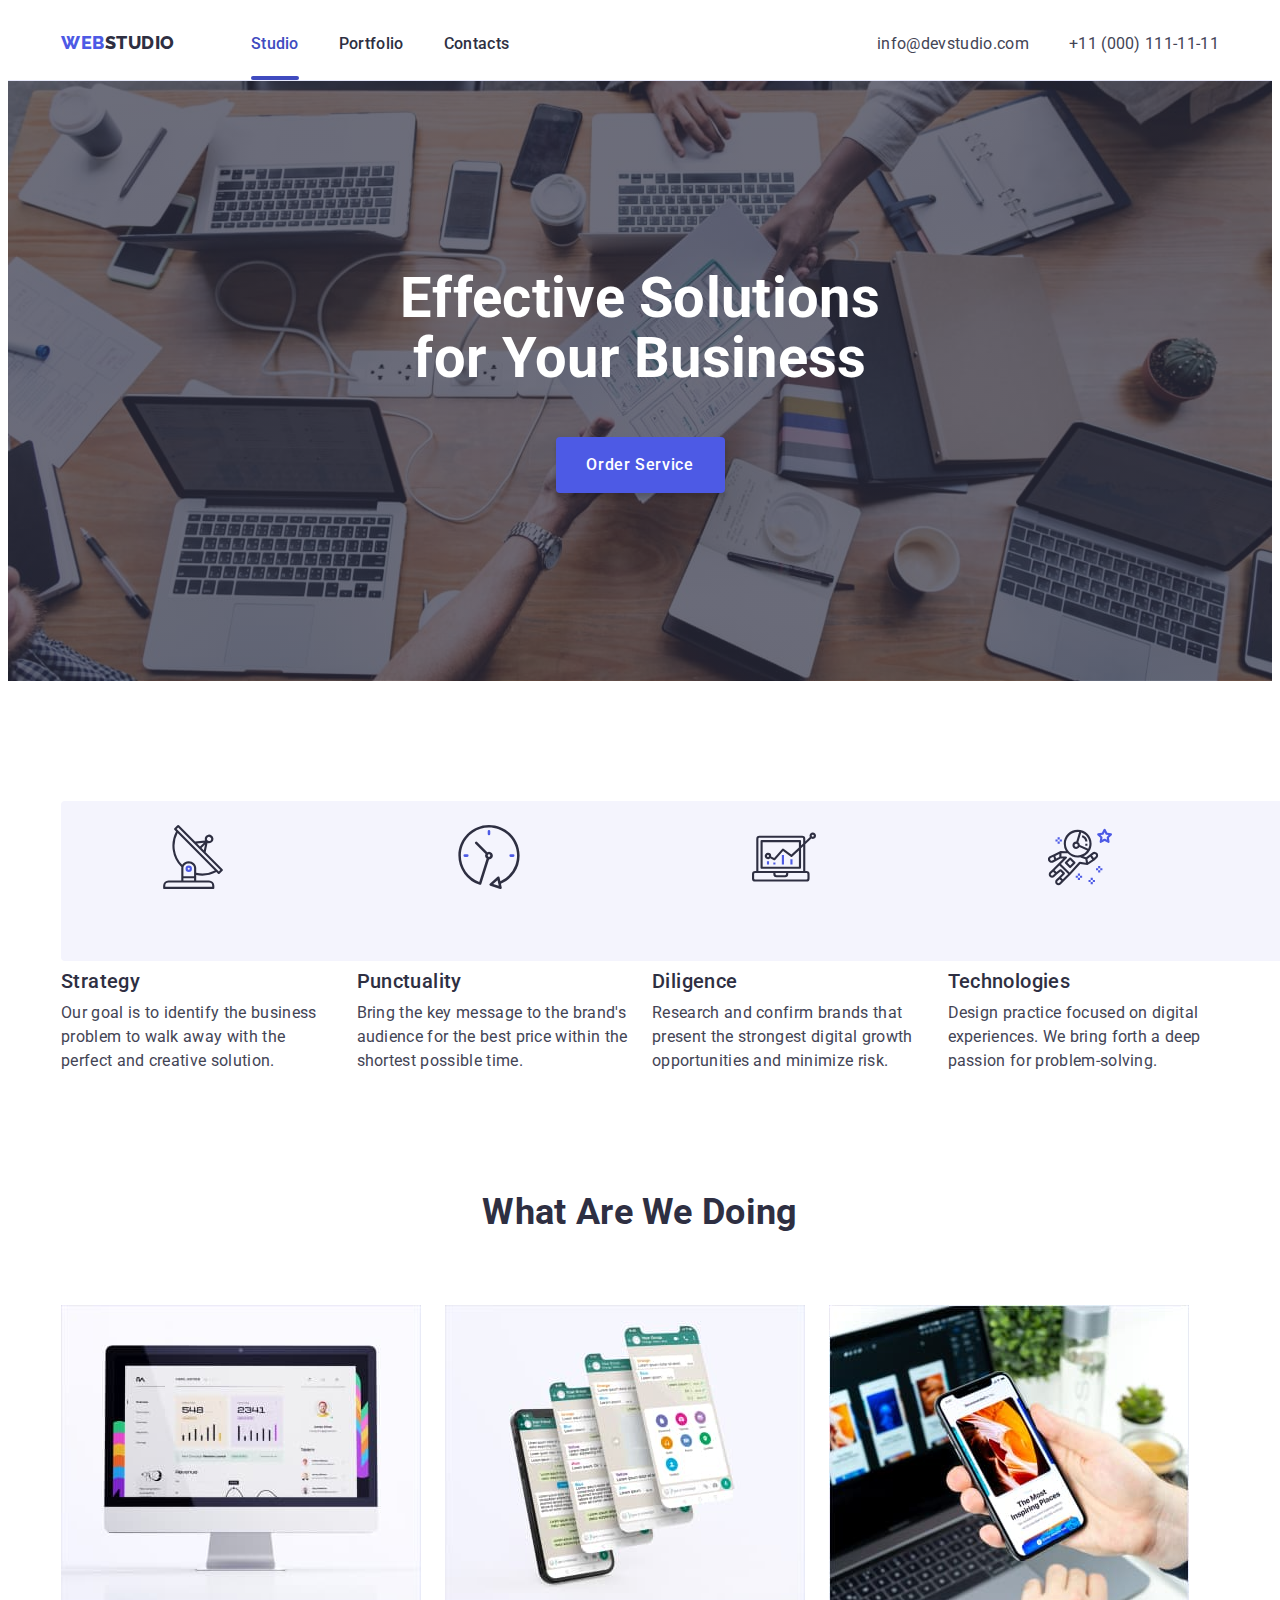
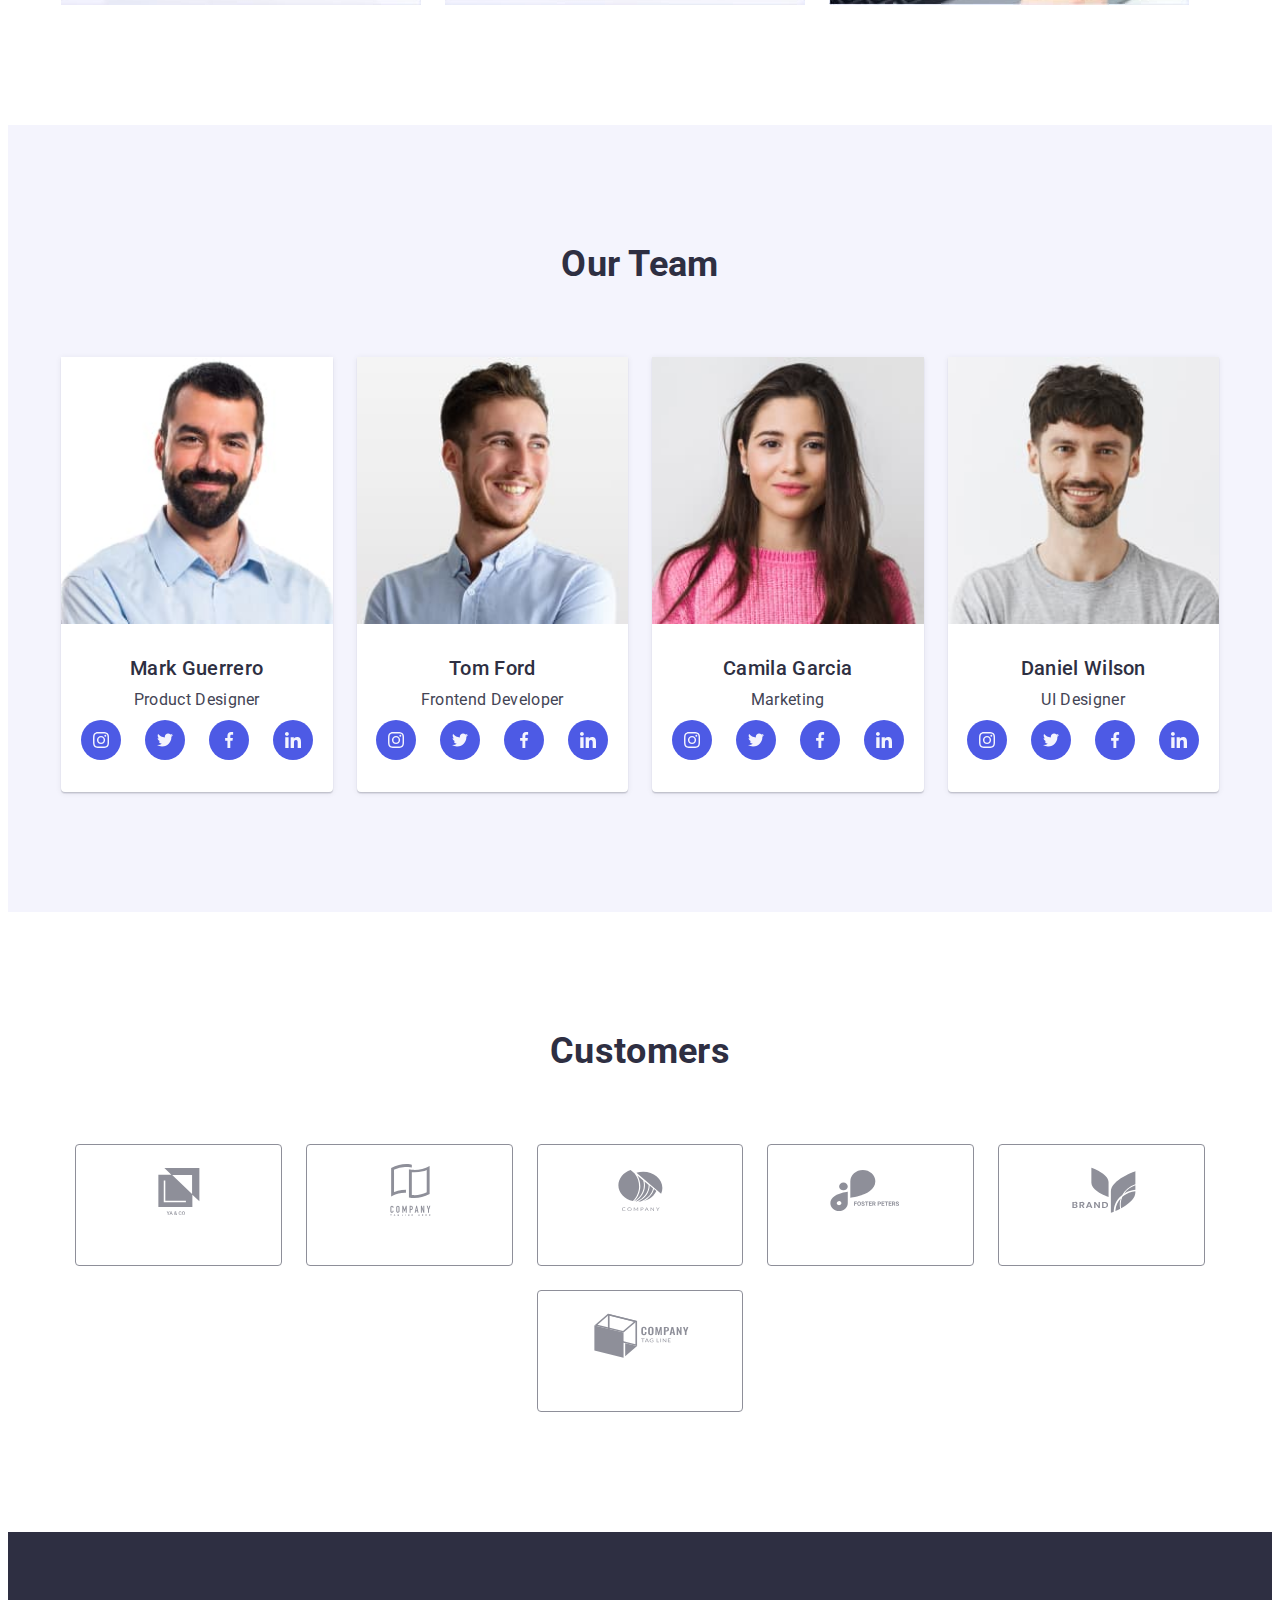
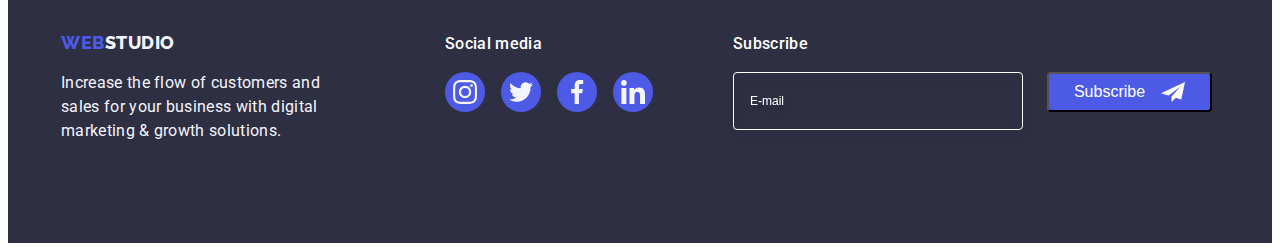
<file: index.html>
<!DOCTYPE html>
<html lang="en">
<head>
    <meta charset="UTF-8">
    <meta http-equiv="X-UA-Compatible" content="IE=edge">
    <meta name="viewport" content="width=device-width, initial-scale=1.0">
    <title>Web Studio</title>
    <link rel="preconnect" href="https://fonts.googleapis.com">
    <link rel="preconnect" href="https://fonts.gstatic.com" crossorigin>
    <link href="https://fonts.googleapis.com/css2?family=Montserrat:wght@500;700&family=Raleway:wght@700&family=Roboto:wght@400;500;700&display=swap" rel="stylesheet">
    <link href="https://fonts.googleapis.com/css2?family=Montserrat:wght@500;700&family=Raleway:wght@800&display=swap" rel="stylesheet">
    <link rel="stylesheet" href="https://cdnjs.cloudflare.com/ajax/libs/modern-normalize/1.1.0/modern-normalize.min.css" integrity="sha512-wpPYUAdjBVSE4KJnH1VR1HeZfpl1ub8YT/NKx4PuQ5NmX2tKuGu6U/JRp5y+Y8XG2tV+wKQpNHVUX03MfMFn9Q==" crossorigin="anonymous" referrerpolicy="no-referrer" />
    <link rel="stylesheet" href="./css/styles.css">
    <link rel="stylesheet" href="./css/media.css">
</head>
<body>
    <header class="page-header properties">
        <div class="container">
            <nav class="header-nav">
                <a href="./index.html" class="link logo">Web<span class="logo-span">Studio</span></a>
                <ul class="site-nav list">
                    <li><a href="./index.html" class="link current">Studio</a></li>
                    <li><a href="./portfolio.html" class="link">Portfolio</a></li>
                    <li><a href="" class="link">Contacts</a></li>
                </ul>
            </nav>
            <address class="header-address">
                <ul class="auht-nav list">
                    <li><a href="mailto:info@devstudio.com" class="link">info@devstudio.com</a></li>
                    <li><a href="tel:+110001111111" class="link">+11 (000) 111-11-11</a></li>
                </ul>
            </address>
            <button type="button" class="vector-btn" data-menu-open>
                <svg class="vector-icon" width="32" height="22">
                    <use href="./images/icons.svg#icon-burger"></use>
                </svg>
            </button>
        </div>
        <div class="mob-menu is-hidden" data-menu>
            <div>
                <button type="button" class="modal-close-btn" data-menu-close>
                    <svg class="modal-soc-icon" width="8" height="8">
                        <use href="./images/icons.svg#icon-close"></use>
                    </svg>
                </button>
                <nav class="mob-menu-nav">
                    <ul class="mob-menu-site list">
                        <li class="mob-menu-item"><a href="./index.html" class="mob-menu-site-link link current">Studio</a></li>
                        <li class="mob-menu-item"><a href="./portfolio.html" class="mob-menu-site-link link">Portfolio</a></li>
                        <li class="mob-menu-item"><a href="" class="mob-menu-site-link link">Contacts</a></li>
                    </ul>
                </nav>
            </div>
            <div>
                <address class="mob-menu-address">
                    <ul class="mob-menu-auht list">
                        <li class="mob-menu-item"><a href="tel:+110001111111" class="mob-menu-tel link">+11 (000) 111-11-11</a></li>
                        <li class="mob-menu-item"><a href="mailto:info@devstudio.com" class="mob-menu-mail link">info@devstudio.com</a></li>
                    </ul>
                </address>
                <ul class="specialist-soc-list-menu list">
                    <li class="stecialist-soc-item">
                        <a href="" class="specialast-soc-link link">
                            <svg class="stecialist-soc-icon" width="16" height="16">
                                <use href="./images/icons.svg#icon-instagram"></use>
                            </svg>
                        </a>
                    </li>
                    <li class="stecialist-soc-item">
                        <a href="" class="specialast-soc-link link">
                            <svg class="stecialist-soc-icon" width="16" height="16">
                                <use href="./images/icons.svg#icon-twitter"></use>
                            </svg>
                        </a>
                    </li>
                    <li class="stecialist-soc-item">
                        <a href="" class="specialast-soc-link link">
                            <svg class="stecialist-soc-icon" width="16" height="16">
                                <use href="./images/icons.svg#icon-facebook"></use>
                            </svg>
                        </a>
                    </li>
                    <li class="stecialist-soc-item">
                        <a href="" class="specialast-soc-link link">
                            <svg class="stecialist-soc-icon" width="16" height="16">
                                <use href="./images/icons.svg#icon-linkedin"></use>
                            </svg>
                        </a>
                    </li>
                </ul>
            </div>
        </div>
    </header>
    <main class="properties">
        <section class="hero">
            <div class="container">
                <h1 class="hero-title">Effective Solutions for Your Business</h1>
                <button type="button" class="hero-btn" data-modal-open>Order Service</button>
            </div>    
        </section>
        <section class="section advantages">
            <div class="container">
                <h2 class="section-title hidden">Our advantages</h2>
                <ul class="feature list">
                    <li class="feature-list">
                        <div class="feature-wrap">
                            <a href="" class="feature-soc-link link">
                                <svg class="feature-soc-icon" width="64" height="64">
                                    <use href="./images/icons.svg#icon-antenna"></use>
                                </svg>
                            </a>
                        </div>
                        <h3 class="feature-title title">Strategy</h3>
                        <p class="feature-explanation text">Our goal is to identify the business problem to walk away with the perfect and creative solution. </p>
                    </li>
                    <li class="feature-list">  
                        <div class="feature-wrap">
                            <a href="" class="feature-soc-link link">
                                <svg class="feature-soc-icon" width="64" height="64">
                                    <use href="./images/icons.svg#icon-clock"></use>
                                </svg>
                            </a>
                        </div>  
                        <h3 class="feature-title title">Punctuality</h3>
                        <p class="feature-explanation text">Bring the key message to the brand's audience for the best price within the shortest possible time.</p>
                    </li>
                    <li class="feature-list"> 
                        <div class="feature-wrap">
                            <a href="" class="feature-soc-link link">
                                <svg class="feature-soc-icon" width="64" height="64">
                                    <use href="./images/icons.svg#icon-diagram"></use>
                                </svg>
                            </a>
                        </div>   
                        <h3 class="feature-title title">Diligence</h3>
                        <p class="feature-explanation text">Research and confirm brands that present the strongest digital growth opportunities and minimize risk.</p>
                    </li>
                    <li class="feature-list">  
                        <div class="feature-wrap">
                            <a href="" class="feature-soc-link link">
                                <svg class="feature-soc-icon" width="64" height="64">
                                    <use href="./images/icons.svg#icon-astronaut"></use>
                                </svg>
                            </a>
                        </div>  
                        <h3 class="feature-title title">Technologies</h3>
                        <p class="feature-explanation text">Design practice focused on digital experiences. We bring forth a deep passion for problem-solving.</p>
                    </li>
                </ul>
            </div>
        </section>
        <section class="section profile">
            <div class="container">
                <h2 class="section-title">What are we doing</h2>
                <ul class="profile-group list">
                    <li>
                        <img src="./images/img-1.jpg" srcset="./images/img-1-2x.jpg 2x" alt="writing programs" width="360" class="images">
                    </li>
                    <li>
                        <img src="./images/img-2.jpg" srcset="./images/img-2-2x.jpg 2x" alt="mobile applications" width="360" class="images">
                    </li>
                    <li>
                        <img src="./images/img-3.jpg" srcset="./images/img-3-2x.jpg 2x" alt="games" width="360" class="images">
                    </li>
                </ul>
            </div>
        </section>
        <section class="section specialist">
            <div class="container">
                <h2 class="section-title">Our Team</h2>
                <ul class="specialist-group list">
                    <li class="specialist-list">
                        <img src="./images/img-4.jpg" srcset="./images/img-4-2x.jpg 2x" alt="specialists Product" width="264" class="images">
                        <div class="specialist-wrap">
                            <h3 class="specialist-title title">Mark Guerrero</h3>
                            <p class="specialist-profession text">Product Designer</p>
                            <ul class="specialist-soc-list list">
                                <li class="stecialist-soc-item">
                                    <a href="" class="specialast-soc-link link">
                                        <svg class="stecialist-soc-icon" width="16" height="16">
                                            <use href="./images/icons.svg#icon-instagram"></use>
                                        </svg>
                                    </a>
                                </li>
                                <li class="stecialist-soc-item">
                                    <a href="" class="specialast-soc-link link">
                                        <svg class="stecialist-soc-icon" width="16" height="16">
                                            <use href="./images/icons.svg#icon-twitter"></use>
                                        </svg>
                                    </a>
                                </li>
                                <li class="stecialist-soc-item">
                                    <a href="" class="specialast-soc-link link">
                                        <svg class="stecialist-soc-icon" width="16" height="16">
                                            <use href="./images/icons.svg#icon-facebook"></use>
                                        </svg>
                                    </a>
                                </li>
                                <li class="stecialist-soc-item">
                                    <a href="" class="specialast-soc-link link">
                                        <svg class="stecialist-soc-icon" width="16" height="16">
                                            <use href="./images/icons.svg#icon-linkedin"></use>
                                        </svg>
                                    </a>
                                </li>
                            </ul>
                        </div>
                    </li>
                    <li class="specialist-list">
                        <img src="./images/img-5.jpg" srcset="./images/img-5-2x.jpg 2x" alt="specialists Frontend" width="264" class="images">
                        <div class="specialist-wrap">
                            <h3 class="specialist-title title">Tom Ford</h3>
                            <p class="specialist-profession text">Frontend Developer</p>
                            <ul class="specialist-soc-list list">
                                <li class="stecialist-soc-item">
                                    <a href="" class="specialast-soc-link link">
                                        <svg class="stecialist-soc-icon" width="16" height="16">
                                            <use href="./images/icons.svg#icon-instagram"></use>
                                        </svg>
                                    </a>
                                </li>
                                <li class="stecialist-soc-item">
                                    <a href="" class="specialast-soc-link link">
                                        <svg class="stecialist-soc-icon" width="16" height="16">
                                            <use href="./images/icons.svg#icon-twitter"></use>
                                        </svg>
                                    </a>
                                </li>
                                <li class="stecialist-soc-item">
                                    <a href="" class="specialast-soc-link link">
                                        <svg class="stecialist-soc-icon" width="16" height="16">
                                            <use href="./images/icons.svg#icon-facebook"></use>
                                        </svg>
                                    </a>
                                </li>
                                <li class="stecialist-soc-item">
                                    <a href="" class="specialast-soc-link link">
                                        <svg class="stecialist-soc-icon" width="16" height="16">
                                            <use href="./images/icons.svg#icon-linkedin"></use>
                                        </svg>
                                    </a>
                                </li>
                            </ul>
                        </div>
                    </li>
                    <li class="specialist-list">
                        <img src="./images/img-6.jpg" srcset="./images/img-6-2x.jpg 2x" alt="specialists Marketing" width="264" class="images">
                        <div class="specialist-wrap">
                            <h3 class="specialist-title title">Camila Garcia</h3>
                            <p class="specialist-profession text">Marketing</p>
                            <ul class="specialist-soc-list list">
                                <li class="stecialist-soc-item">
                                    <a href="" class="specialast-soc-link link">
                                        <svg class="stecialist-soc-icon" width="16" height="16">
                                            <use href="./images/icons.svg#icon-instagram"></use>
                                        </svg>
                                    </a>
                                </li>
                                <li class="stecialist-soc-item">
                                    <a href="" class="specialast-soc-link link">
                                        <svg class="stecialist-soc-icon" width="16" height="16">
                                            <use href="./images/icons.svg#icon-twitter"></use>
                                        </svg>
                                    </a>
                                </li>
                                <li class="stecialist-soc-item">
                                    <a href="" class="specialast-soc-link link">
                                        <svg class="stecialist-soc-icon" width="16" height="16">
                                            <use href="./images/icons.svg#icon-facebook"></use>
                                        </svg>
                                    </a>
                                </li>
                                <li class="stecialist-soc-item">
                                    <a href="" class="specialast-soc-link link">
                                        <svg class="stecialist-soc-icon" width="16" height="16">
                                            <use href="./images/icons.svg#icon-linkedin"></use>
                                        </svg>
                                    </a>
                                </li>
                            </ul>
                        </div>
                    </li>
                    <li class="specialist-list">
                        <img src="./images/img-7.jpg" srcset="./images/img-7-2x.jpg 2x" alt="specialists UI" width="264" class="images">
                        <div class="specialist-wrap">
                            <h3 class="specialist-title title">Daniel Wilson</h3>
                            <p class="specialist-profession text">UI Designer</p>
                            <ul class="specialist-soc-list list">
                                <li class="stecialist-soc-item">
                                    <a href="" class="specialast-soc-link link">
                                        <svg class="stecialist-soc-icon" width="16" height="16">
                                            <use href="./images/icons.svg#icon-instagram"></use>
                                        </svg>
                                    </a>
                                </li>
                                <li class="stecialist-soc-item">
                                    <a href="" class="specialast-soc-link link">
                                        <svg class="stecialist-soc-icon" width="16" height="16">
                                            <use href="./images/icons.svg#icon-twitter"></use>
                                        </svg>
                                    </a>
                                </li>
                                <li class="stecialist-soc-item">
                                    <a href="" class="specialast-soc-link link">
                                        <svg class="stecialist-soc-icon" width="16" height="16">
                                            <use href="./images/icons.svg#icon-facebook"></use>
                                        </svg>
                                    </a>
                                </li>
                                <li class="stecialist-soc-item">
                                    <a href="" class="specialast-soc-link link">
                                        <svg class="stecialist-soc-icon" width="16" height="16">
                                            <use href="./images/icons.svg#icon-linkedin"></use>
                                        </svg>
                                    </a>
                                </li>
                            </ul>
                        </div>
                    </li>
                </ul>
            </div>
        </section>
        <section class="section customers">
            <div class="container">
                <h2 class="section-title">Customers</h2>
                <ul class="customers-wrap list">
                    <li class="customers-list">
                        <a href="" class="customers-link link">
                            <svg class="customers-icon" width="104" height="56">
                                <use href="./images/icons.svg#icon-Logo-1"></use>
                            </svg>
                        </a>    
                    </li>
                    <li class="customers-list">
                        <a href="" class="customers-link link">
                            <svg class="customers-icon" width="104" height="56">
                                <use href="./images/icons.svg#icon-Logo-2"></use>
                            </svg>
                        </a>    
                    </li>
                    <li class="customers-list">
                        <a href="" class="customers-link link">
                            <svg class="customers-icon" width="104" height="56">
                                <use href="./images/icons.svg#icon-Logo-3"></use>
                            </svg>
                        </a>    
                    </li>
                    <li class="customers-list">
                        <a href="" class="customers-link link">
                            <svg class="customers-icon" width="104" height="56">
                                <use href="./images/icons.svg#icon-Logo-4"></use>
                            </svg>
                        </a>    
                    </li>
                    <li class="customers-list">
                        <a href="" class="customers-link link">
                            <svg class="customers-icon" width="104" height="56">
                                <use href="./images/icons.svg#icon-Logo-5"></use>
                            </svg>
                        </a>    
                    </li>
                    <li class="customers-list">
                        <a href="" class="customers-link link">
                            <svg class="customers-icon" width="104" height="56">
                                <use href="./images/icons.svg#icon-Logo-6"></use>
                            </svg>
                        </a>    
                    </li>
                </ul>
            </div>
        </section>               
    </main>
    <footer class="footer"> 
        <div class="container tablet"> 
            <div class="footer-menu">
                <div class="footer-log">
                    <a href="./index.html" class="link logo">Web<span class="logo-span">Studio</span></a>
                    <p class="footer-text text">Increase the flow of customers and sales for your business with digital marketing & growth solutions.</p>
                </div>
                <div class="footer-wrap">
                    <h3 class="footer-title title">Social media</h3>
                    <ul class="footer-list list">
                        <li class="footer-item">
                            <a href="" class="footer-link link">
                                <svg class="footer-icon" width="24" height="24">
                                    <use href="./images/icons.svg#icon-instagram"></use>
                                </svg>
                            </a>
                        </li>
                        <li class="footer-item">
                            <a href="" class="footer-link link">
                                <svg class="footer-icon" width="24" height="24">
                                    <use href="./images/icons.svg#icon-twitter"></use>
                                </svg>
                            </a>
                        </li>
                        <li class="footer-item">
                            <a href="" class="footer-link link">
                                <svg class="footer-icon" width="24" height="24">
                                    <use href="./images/icons.svg#icon-facebook"></use>
                                </svg>
                            </a>
                        </li>
                        <li class="footer-item">
                            <a href="" class="footer-link link">
                                <svg class="footer-icon" width="24" height="24">
                                    <use href="./images/icons.svg#icon-linkedin"></use>
                                </svg>
                            </a>
                        </li>
                    </ul>
                </div>
            </div>
            <div>
                <form>
                   <h3 class="footer-title title">Subscribe</h3>
                   <div class="footer-form">
                       <label>
                           <input type="email" name="email" placeholder="E-mail"/>
                       </label>
                       <button type="submit" class="footer-btn text">Subscribe
                           <svg class="footer-icon-form" width="24" height="24">
                               <use href="./images/icons.svg#icon-Frame-3"></use>
                           </svg>
                       </button>
                   </div>
                </form>
            </div>
        </div>
    </footer>
    <div class="backdrop is-hidden" data-modal>
        <div class="modal">
            <button type="button" class="modal-close-btn" data-modal-close>
                <svg class="modal-soc-icon" width="8" height="8">
                    <use href="./images/icons.svg#icon-close"></use>
                </svg>
            </button>
            <h2 class="modal-title title">Leave your contacts and we will call you back</h2>
            <form>
                <div class="modal-label">
                  <label>
                    <h3 class="modal-label-title title">Name</h3>
                    <div class="modal-input-wrap">
                        <input type="text" name="username" class="modal-form-input">
                        <svg class="modal-icon" width="18" height="18">
                            <use href="./images/icons.svg#icon-person"></use>
                        </svg>
                    </div>
                  </label>
                  <label>
                    <h3 class="modal-label-title title">Phone</h3>
                    <div class="modal-input-wrap">
                        <input type="tel" name="phone_number" class="modal-form-input">
                        <svg class="modal-icon" width="18" height="24">
                            <use href="./images/icons.svg#icon-phone"></use>
                        </svg>
                    </div>
                  </label>
                  <label>
                    <h3 class="modal-label-title title">Email</h3>
                    <div class="modal-input-wrap">
                        <input type="email" name="email" class="modal-form-input">
                        <svg class="modal-icon" width="18" height="24">
                            <use href="./images/icons.svg#icon-email"></use>
                        </svg>
                    </div>
                  </label>
                  <label>
                    <h3 class="modal-label-title title">Comment</h3>
                    <textarea name="comment" rows="5" placeholder="Text input" class="modal-textarea"></textarea>
                  </label>
                </div>
                <div class="modal-checkbox">
                    <input type="checkbox" name="privacy" id="policy" class="input-checkbox hidden" value="policy">
                    <label for="policy" class="check-text">
                        <span>
                            <svg class="checkbox-icon" width="10" height="8">
                                <use href="./images/icons.svg#icon-check"></use>
                            </svg>
                        </span>
                        <p>I accept the terms and conditions of the 
                            <a href="" class="modal-checkbox-policy">Privacy Policy</a> 
                        </p>
                    </label>
                </div>
                <button type="submit" class="modal-send-btn">Send</button>
            </form>
        </div>
    </div>
    <script src="./JS/menu.js" type="module"></script>
    <script src="./JS/modal.js" type="module"></script>
 </body>
</html>
</file>
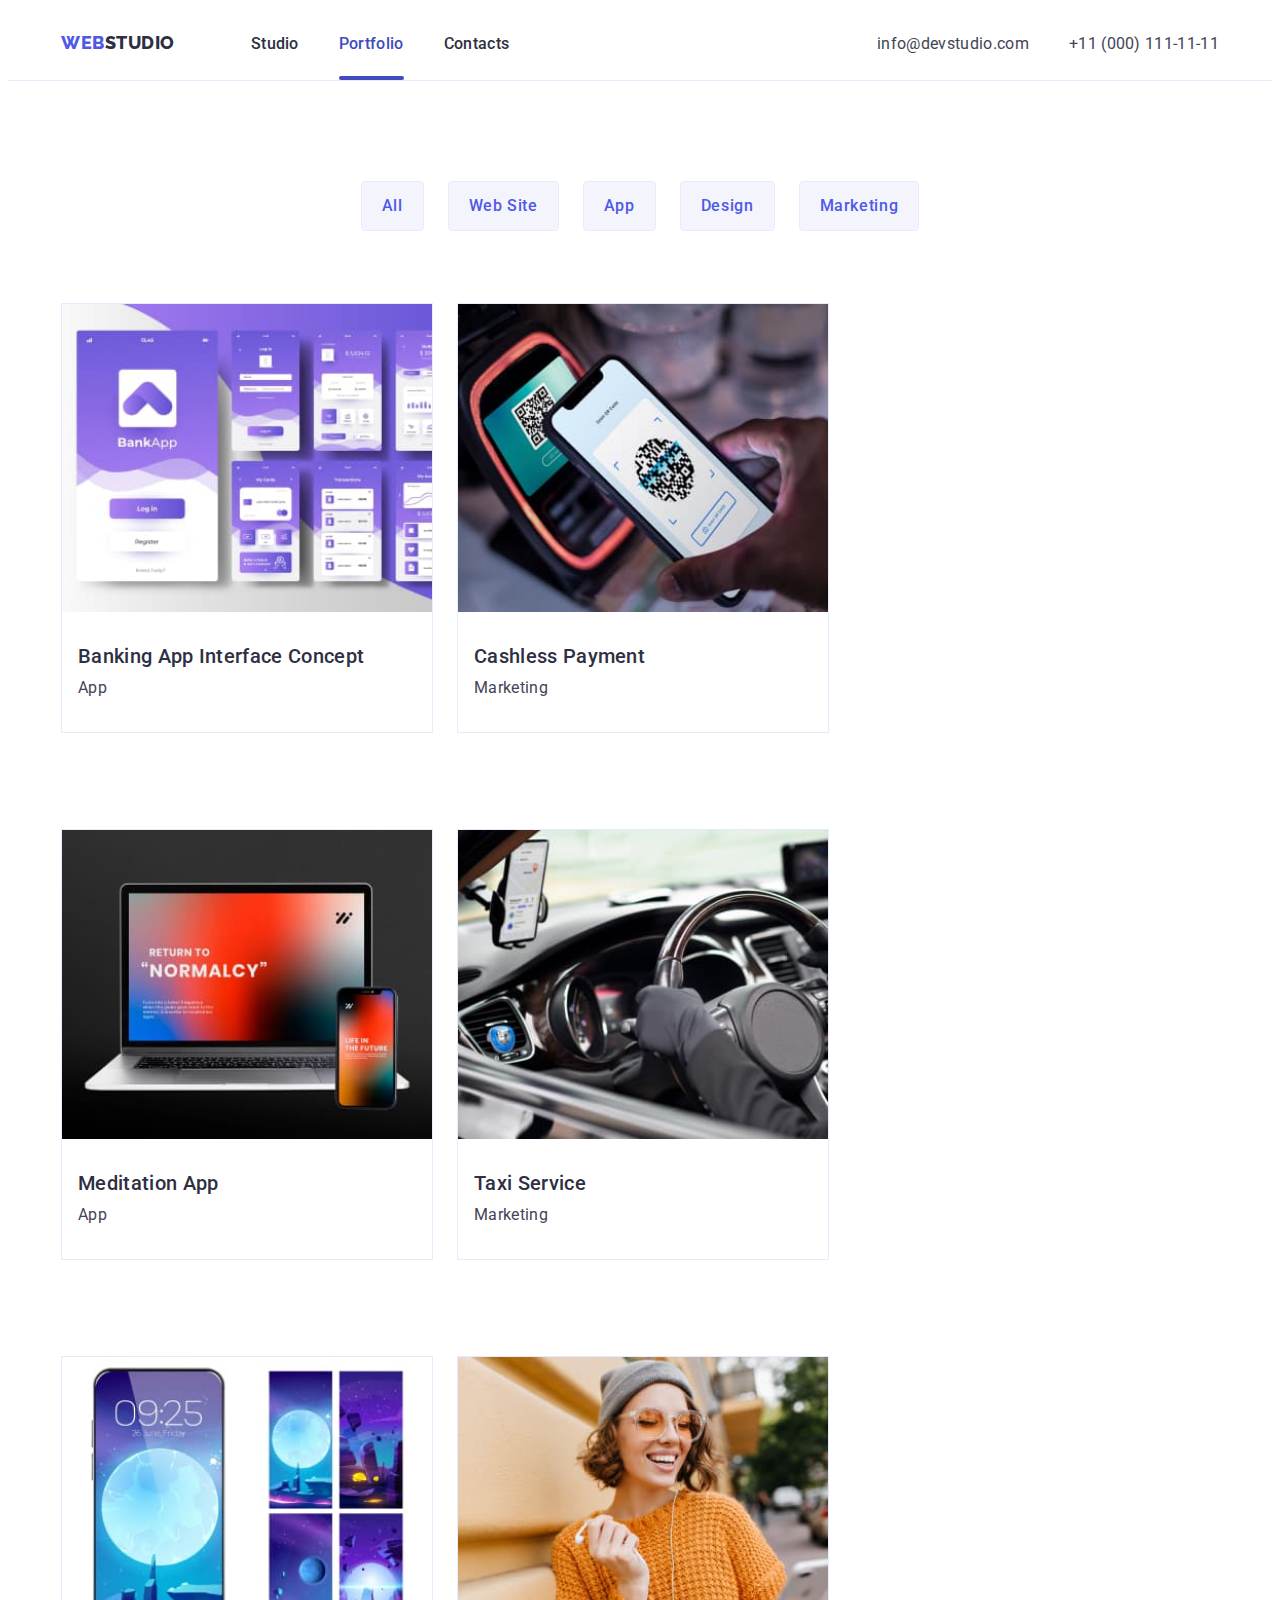
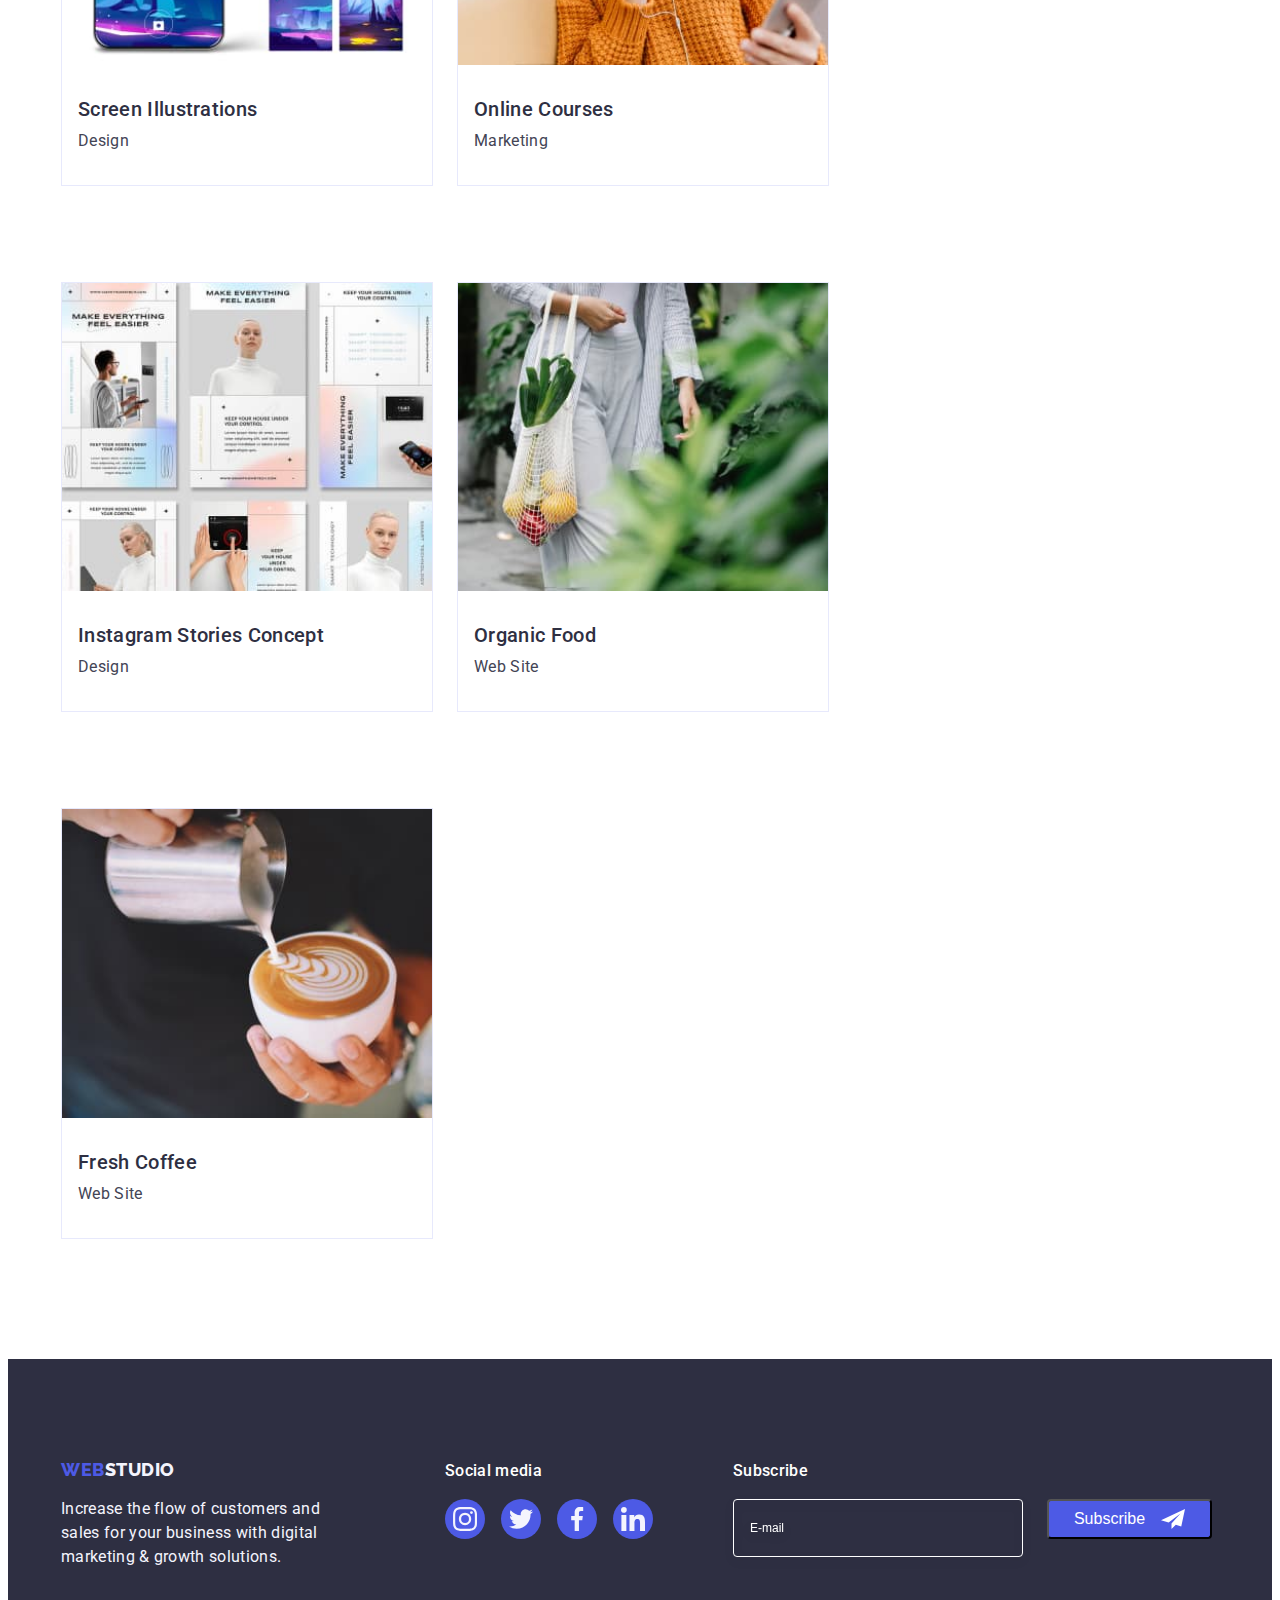
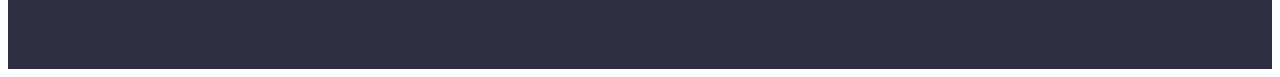
<file: portfolio.html>
<!DOCTYPE html>
<html lang="en">
<head>
    <meta charset="UTF-8">
    <meta http-equiv="X-UA-Compatible" content="IE=edge">
    <meta name="viewport" content="width=device-width, initial-scale=1.0">
    <title>Portfolio</title>
    <link rel="preconnect" href="https://fonts.googleapis.com">
    <link rel="preconnect" href="https://fonts.gstatic.com" crossorigin>
    <link href="https://fonts.googleapis.com/css2?family=Montserrat:wght@500;700&family=Raleway:wght@700&family=Roboto:wght@400;500;700&display=swap" rel="stylesheet">
    <link href="https://fonts.googleapis.com/css2?family=Montserrat:wght@500;700&family=Raleway:wght@800&display=swap" rel="stylesheet">
    <link rel="stylesheet" href="https://cdnjs.cloudflare.com/ajax/libs/modern-normalize/1.1.0/modern-normalize.min.css" integrity="sha512-wpPYUAdjBVSE4KJnH1VR1HeZfpl1ub8YT/NKx4PuQ5NmX2tKuGu6U/JRp5y+Y8XG2tV+wKQpNHVUX03MfMFn9Q==" crossorigin="anonymous" referrerpolicy="no-referrer" />
    <link rel="stylesheet" href="./css/styles.css">
    <link rel="stylesheet" href="./css/media.css">
</head>
<body>
    <header class="page-header properties">
        <div class="container">
            <nav class="header-nav">
                <a href="./index.html" class="link logo">Web<span class="logo-span">Studio</span></a>
                <ul class="site-nav list">
                    <li><a href="./index.html" class="link">Studio</a></li>
                    <li><a href="./portfolio.html" class="link current">Portfolio</a></li>
                    <li><a href="" class="link">Contacts</a></li>
                </ul>
            </nav>
            <address class="header-address">
                <ul class="auht-nav list">
                    <li><a href="mailto:info@devstudio.com" class="link">info@devstudio.com</a></li>
                    <li><a href="tel:+110001111111" class="link">+11 (000) 111-11-11</a></li>
                </ul>
            </address>
            <button type="button" class="vector-btn" data-menu-open>
                <svg class="vector-icon" width="32" height="22">
                    <use href="./images/icons.svg#icon-burger"></use>
                </svg>
            </button>
        </div>
        <div class="mob-menu is-hidden" data-menu>
            <div>
                <button type="button" class="modal-close-btn" data-menu-close>
                    <svg class="modal-soc-icon" width="8" height="8">
                        <use href="./images/icons.svg#icon-close"></use>
                    </svg>
                </button>
                <nav class="mob-menu-nav">
                    <ul class="mob-menu-site list">
                        <li class="mob-menu-item"><a href="./index.html" class="mob-menu-site-link link current">Studio</a></li>
                        <li class="mob-menu-item"><a href="./portfolio.html" class="mob-menu-site-link link">Portfolio</a></li>
                        <li class="mob-menu-item"><a href="" class="mob-menu-site-link link">Contacts</a></li>
                    </ul>
                </nav>
            </div>
            <div>
                <address class="mob-menu-address">
                    <ul class="mob-menu-auht list">
                        <li class="mob-menu-item"><a href="tel:+110001111111" class="mob-menu-tel link">+11 (000) 111-11-11</a></li>
                        <li class="mob-menu-item"><a href="mailto:info@devstudio.com" class="mob-menu-mail link">info@devstudio.com</a></li>
                    </ul>
                </address>
                <ul class="specialist-soc-list-menu list">
                    <li class="stecialist-soc-item">
                        <a href="" class="specialast-soc-link link">
                            <svg class="stecialist-soc-icon" width="16" height="16">
                                <use href="./images/icons.svg#icon-instagram"></use>
                            </svg>
                        </a>
                    </li>
                    <li class="stecialist-soc-item">
                        <a href="" class="specialast-soc-link link">
                            <svg class="stecialist-soc-icon" width="16" height="16">
                                <use href="./images/icons.svg#icon-twitter"></use>
                            </svg>
                        </a>
                    </li>
                    <li class="stecialist-soc-item">
                        <a href="" class="specialast-soc-link link">
                            <svg class="stecialist-soc-icon" width="16" height="16">
                                <use href="./images/icons.svg#icon-facebook"></use>
                            </svg>
                        </a>
                    </li>
                    <li class="stecialist-soc-item">
                        <a href="" class="specialast-soc-link link">
                            <svg class="stecialist-soc-icon" width="16" height="16">
                                <use href="./images/icons.svg#icon-linkedin"></use>
                            </svg>
                        </a>
                    </li>
                </ul>
            </div>
        </div>
    </header>
    <main class="properties">
        <section class="section-goods">
            <div class="container">
                <h1 hidden class="section-title">Goods</h1>
                <ul class="menu-nav list">
                    <li><button type="button" class="link-btn">All</button></li>
                    <li><button type="button" class="link-btn">Web Site</button></li>
                    <li><button type="button" class="link-btn">App</button></li>
                    <li><button type="button" class="link-btn">Design</button></li>
                    <li><button type="button" class="link-btn">Marketing</button></li>
                </ul>
                <ul class="goods list">
                    <li class="goods-list">
                        <a href="" class="goods-link-wrapper link">
                            <div class="goods-img">
                                <picture>
                                    <source
                                        srcset="./images/Banking.jpg 1x,
                                                ./images/Banking-2x.jpg 2x"
                                        media="(min-width: 1158px)"
                                    />
                                    <source
                                        srcset="./images/Banking-tablet.jpg 1x,
                                                ./images/Banking-tablet-2x.jpg 2x"
                                        media="(min-width: 768px)"
                                    />
                                    <source
                                        srcset="./images/Banking-mobil.jpg 1x,
                                                ./images/Banking-mobil-2x.jpg 2x"
                                        media="(max-width: 767px)"
                                    />
                                    <img src="./images/Banking-mobil.jpg" alt="Banking" width="396" class="images">
                                </picture>
                                
                                <p class="overlay text">14 Stylish and User-Friendly App Design Concepts · 
                                    Task Manager App · Calorie Tracker App · Exotic Fruit Ecommerce App · 
                                    Cloud Storage App</p>
                            </div>
                            <h2 class="goods-title title">Banking App Interface Concept</h2>
                            <p class="goods-services text">App</p>
                        </a>
                    </li>
                    <li class="goods-list">
                        <a href="" class="goods-link-wrapper link">
                            <div class="goods-img">
                                <picture>
                                    <source
                                        srcset="./images/Cashless.jpg 1x,
                                                ./images/Cashless-2x.jpg 2x"
                                        media="(min-width: 1158px)"
                                    />
                                    <source
                                        srcset="./images/Cashless-tablet.jpg 1x,
                                                ./images/Cashless-tablet-2x.jpg 2x"
                                        media="(min-width: 768px)"
                                    />
                                    <source
                                        srcset="./images/Cashless-mobil.jpg 1x,
                                                ./images/Cashless-mobil-2x.jpg 2x"
                                        media="(max-width: 767px)"
                                    />
                                    <img src="./images/Cashless-mobil.jpg" alt="Banking" width="396" class="images">
                                </picture>
                                
                                <p class="overlay text">14 Stylish and User-Friendly App Design Concepts · 
                                    Task Manager App · Calorie Tracker App · Exotic Fruit Ecommerce App · 
                                    Cloud Storage App</p>
                            </div>
                            <h2 class="goods-title title">Cashless Payment</h2>
                            <p class="goods-services text">Marketing</p>
                        </a>
                    </li>
                    <li class="goods-list">
                        <a href="" class="goods-link-wrapper link">
                            <div class="goods-img">
                                <picture>
                                    <source
                                        srcset="./images/Meditation.jpg 1x,
                                                ./images/Meditation-2x.jpg 2x"
                                        media="(min-width: 1158px)"
                                    />
                                    <source
                                        srcset="./images/Meditation-tablet.jpg 1x,
                                                ./images/Meditation-tablet-2x.jpg 2x"
                                        media="(min-width: 768px)"
                                    />
                                    <source
                                        srcset="./images/Meditation-mobil.jpg 1x,
                                                ./images/Meditation-mobil-2x.jpg 2x"
                                        media="(max-width: 767px)"
                                    />
                                    <img src="./images/Meditation-mobil.jpg" alt="Banking" width="396" class="images">
                                </picture>
                                
                                <p class="overlay text">14 Stylish and User-Friendly App Design Concepts · 
                                    Task Manager App · Calorie Tracker App · Exotic Fruit Ecommerce App · 
                                    Cloud Storage App</p>
                            </div>
                            <h2 class="goods-title title">Meditation App</h2>
                            <p class="goods-services text">App</p>
                        </a>
                    </li>
                    <li class="goods-list">
                        <a href="" class="goods-link-wrapper link">
                            <div class="goods-img">
                                <picture>
                                    <source
                                        srcset="./images/Taxi.jpg 1x,
                                                ./images/Taxi-2x.jpg 2x"
                                        media="(min-width: 1158px)"
                                    />
                                    <source
                                        srcset="./images/Taxi-tablet.jpg 1x,
                                                ./images/Taxi-tablet-2x.jpg 2x"
                                        media="(min-width: 768px)"
                                    />
                                    <source
                                        srcset="./images/Taxi-mobil.jpg 1x,
                                                ./images/Taxi-mobil-2x.jpg 2x"
                                        media="(max-width: 767px)"
                                    />
                                    <img src="./images/Taxi-mobil.jpg" alt="Banking" width="396" class="images">
                                </picture>
                                
                                <p class="overlay text">14 Stylish and User-Friendly App Design Concepts · 
                                    Task Manager App · Calorie Tracker App · Exotic Fruit Ecommerce App · 
                                    Cloud Storage App</p>
                            </div>
                            <h2 class="goods-title title">Taxi Service</h2>
                            <p class="goods-services text">Marketing</p>
                        </a>
                    </li>
                    <li class="goods-list">
                        <a href="" class="goods-link-wrapper link">
                            <div class="goods-img">
                                <picture>
                                    <source
                                        srcset="./images/Screen.jpg 1x,
                                                ./images/Screen-2x.jpg 2x"
                                        media="(min-width: 1158px)"
                                    />
                                    <source
                                        srcset="./images/Screen-tablet.jpg 1x,
                                                ./images/Screen-tablet-2x.jpg 2x"
                                        media="(min-width: 768px)"
                                    />
                                    <source
                                        srcset="./images/Screen-mobil.jpg 1x,
                                                ./images/Screen-mobil-2x.jpg 2x"
                                        media="(max-width: 767px)"
                                    />
                                    <img src="./images/Screen-mobil.jpg" alt="Banking" width="396" class="images">
                                </picture>
                                
                                <p class="overlay text">14 Stylish and User-Friendly App Design Concepts · 
                                    Task Manager App · Calorie Tracker App · Exotic Fruit Ecommerce App · 
                                    Cloud Storage App</p>
                            </div>
                            <h2 class="goods-title title">Screen Illustrations</h2>
                            <p class="goods-services text">Design</p>
                        </a>
                    </li>
                    <li class="goods-list">
                        <a href="" class="goods-link-wrapper link">
                            <div class="goods-img">
                                <picture>
                                    <source
                                        srcset="./images/Online.jpg 1x,
                                                ./images/Online-2x.jpg 2x"
                                        media="(min-width: 1158px)"
                                    />
                                    <source
                                        srcset="./images/Online-tablet.jpg 1x,
                                                ./images/Online-tablet-2x.jpg 2x"
                                        media="(min-width: 768px)"
                                    />
                                    <source
                                        srcset="./images/Online-mobil.jpg 1x,
                                                ./images/Online-mobil-2x.jpg 2x"
                                        media="(max-width: 767px)"
                                    />
                                    <img src="./images/Online-mobil.jpg" alt="Banking" width="396" class="images">
                                </picture>
                                
                                <p class="overlay text">14 Stylish and User-Friendly App Design Concepts · 
                                    Task Manager App · Calorie Tracker App · Exotic Fruit Ecommerce App · 
                                    Cloud Storage App</p>
                            </div>
                            <h2 class="goods-title title">Online Courses</h2>
                            <p class="goods-services text">Marketing</p>
                        </a>
                    </li>
                    <li class="goods-list">
                        <a href="" class="goods-link-wrapper link">
                            <div class="goods-img">
                                <picture>
                                    <source
                                        srcset="./images/Instagram.jpg 1x,
                                                ./images/Instagram-2x.jpg 2x"
                                        media="(min-width: 1158px)"
                                    />
                                    <source
                                        srcset="./images/Instagram-tablet.jpg 1x,
                                                ./images/Instagram-tablet-2x.jpg 2x"
                                        media="(min-width: 768px)"
                                    />
                                    <source
                                        srcset="./images/Instagram-mobil.jpg 1x,
                                                ./images/Instagram-mobil-2x.jpg 2x"
                                        media="(max-width: 767px)"
                                    />
                                    <img src="./images/Instagram-mobil.jpg" alt="Banking" width="396" class="images">
                                </picture>
                                
                                <p class="overlay text">14 Stylish and User-Friendly App Design Concepts · 
                                    Task Manager App · Calorie Tracker App · Exotic Fruit Ecommerce App · 
                                    Cloud Storage App</p>
                            </div>
                            <h2 class="goods-title title">Instagram Stories Concept</h2>
                            <p class="goods-services text">Design</p>
                        </a>
                    </li>
                    <li class="goods-list">
                        <a href="" class="goods-link-wrapper link">
                            <div class="goods-img">
                                <picture>
                                    <source
                                        srcset="./images/Organic.jpg 1x,
                                                ./images/Organic-2x.jpg 2x"
                                        media="(min-width: 1158px)"
                                    />
                                    <source
                                        srcset="./images/Organic-tablet.jpg 1x,
                                                ./images/Organic-tablet-2x.jpg 2x"
                                        media="(min-width: 768px)"
                                    />
                                    <source
                                        srcset="./images/Organic-mobil.jpg 1x,
                                                ./images/Organic-mobil-2x.jpg 2x"
                                        media="(max-width: 767px)"
                                    />
                                    <img src="./images/Organic-mobil.jpg" alt="Banking" width="396" class="images">
                                </picture>
                                <p class="overlay text">14 Stylish and User-Friendly App Design Concepts · 
                                    Task Manager App · Calorie Tracker App · Exotic Fruit Ecommerce App · 
                                    Cloud Storage App</p>
                            </div>
                            <h2 class="goods-title title">Organic Food</h2>
                            <p class="goods-services text">Web Site</p>
                        </a>
                    </li>
                    <li class="goods-list">
                        <a href="" class="goods-link-wrapper link">
                            <div class="goods-img">
                                <picture>
                                    <source
                                        srcset="./images/Fresh.jpg 1x,
                                                ./images/Fresh-2x.jpg 2x"
                                        media="(min-width: 1158px)"
                                    />
                                    <source
                                        srcset="./images/Fresh-tablet.jpg 1x,
                                                ./images/Fresh-tablet-2x.jpg 2x"
                                        media="(min-width: 768px)"
                                    />
                                    <source
                                        srcset="./images/Fresh-mobil.jpg 1x,
                                                ./images/Fresh-mobil-2x.jpg 2x"
                                        media="(max-width: 767px)"
                                    />
                                    <img src="./images/Fresh-mobil.jpg" alt="Banking" width="396" class="images">
                                </picture>
                                <p class="overlay text">14 Stylish and User-Friendly App Design Concepts · 
                                    Task Manager App · Calorie Tracker App · Exotic Fruit Ecommerce App · 
                                    Cloud Storage App</p>
                            </div>
                            <h2 class="goods-title title">Fresh Coffee</h2>
                            <p class="goods-services text">Web Site</p>
                        </a>
                    </li>
                </ul>
            </div>
        </section>
    </main>
    <footer class="footer"> 
        <div class="container tablet"> 
            <div class="footer-menu">
                <div class="footer-log">
                    <a href="./index.html" class="link logo">Web<span class="logo-span">Studio</span></a>
                    <p class="footer-text text">Increase the flow of customers and sales for your business with digital marketing & growth solutions.</p>
                </div>
                <div class="footer-wrap">
                    <h3 class="footer-title title">Social media</h3>
                    <ul class="footer-list list">
                        <li class="footer-item">
                            <a href="" class="footer-link link">
                                <svg class="footer-icon" width="24" height="24">
                                    <use href="./images/icons.svg#icon-instagram"></use>
                                </svg>
                            </a>
                        </li>
                        <li class="footer-item">
                            <a href="" class="footer-link link">
                                <svg class="footer-icon" width="24" height="24">
                                    <use href="./images/icons.svg#icon-twitter"></use>
                                </svg>
                            </a>
                        </li>
                        <li class="footer-item">
                            <a href="" class="footer-link link">
                                <svg class="footer-icon" width="24" height="24">
                                    <use href="./images/icons.svg#icon-facebook"></use>
                                </svg>
                            </a>
                        </li>
                        <li class="footer-item">
                            <a href="" class="footer-link link">
                                <svg class="footer-icon" width="24" height="24">
                                    <use href="./images/icons.svg#icon-linkedin"></use>
                                </svg>
                            </a>
                        </li>
                    </ul>
                </div>
            </div>
            <div>
                <form>
                   <h3 class="footer-title title">Subscribe</h3>
                   <div class="footer-form">
                       <label>
                           <input type="email" name="email" placeholder="E-mail"/>
                       </label>
                       <button type="submit" class="footer-btn text">Subscribe
                           <svg class="footer-icon-form" width="24" height="24">
                               <use href="./images/icons.svg#icon-Frame-3"></use>
                           </svg>
                       </button>
                   </div>
                </form>
            </div>
        </div>
    </footer>
</body>
</html>
</file>
<file: css/styles.css>
:root {
    --title-text-color: #212121;
    --fishnet-text-color: #404BBF;
    --text-color: #FFFFFF;
    --text-list: #434455;
    --logo-color: #2E2F42; 
    --button-color: #4D5AE5;
    --button-activ: #404BBF;
    --logo-color-foot: #F4F4FD;
    --transform-hover: 250ms cubic-bezier(0.4, 0, 0.2, 1);
}

body {
    background-color: var(--text-color);
    font-family: "Roboto", sans-serif;
    letter-spacing: 0.02em;
    color: var(--text-list);
}
.no-scroll {
    overflow: hidden;
}
p, h1, h2, h3 {
    margin: 0;
}
ul {
    margin: 0;
    padding-left: 0;
}
button {
    cursor: pointer; 
}
.images {
    display: block;
    max-width: 100%;
    height: auto;
    width: 100%;
}
.section-title {
    margin-bottom: 72px;
    margin-top: 0; 
    font-weight: 700;
    text-align: center;
    font-size: 36px;
    line-height: 1.11;
    text-transform: capitalize;
    color: var(--logo-color);
}
.title {
    font-weight: 500;
    font-size: 20px;
    line-height: 1.2;
    color: var(--logo-color);
    margin-bottom: 8px;
}
.text {
    font-size: 16px;
    line-height: 1.5;
    color: var(--text-list); 
}
.link {
    text-decoration: none;
}
.list {
    list-style: none;
}
.container {
    width: 100%; 
    /* 1158px;  */
    padding-left: 15px;
    padding-right: 15px;
    margin: 0 auto;
}
.page-header {
    border-bottom: 1px solid #E7E9FC;
}

.page-header .container { 
    padding: 24px 16px;
    display: flex;
    justify-content: space-between;
}
.logo {
    color: var(--button-color);
    font-family: "Raleway", sans-serif;
    font-style: normal;
    font-weight: 800;
    font-size: 18px;
    line-height: 1.17;
    letter-spacing: 0.03em;
    text-transform: uppercase;
    padding: 0;
}
.header-nav {
    display: flex;
    align-items: flex-start;
    gap: 76px;
}
.logo-span { 
    color: var(--logo-color);
}
.site-nav {
    display: none;
}
.header-address {
    display: none;
}

.vector-btn {
    background-color: transparent;
    border: none;
}
.vector-icon {
    stroke: var(--logo-color);
}

.mob-menu {
    position: fixed;
    top: 0;
    width: 100vw;
    height: 100vh;
    background-color: #FFFFFF;
    padding: 24px 35px 40px 40px;
    display: flex;
    flex-direction: column;
    justify-content: space-between;
}
.modal-close-btn {
    margin-bottom: 32px;
}
.mob-menu-site-link {
    font-weight: 700;
    font-size: 36px;
    line-height: 1.11;
    color: var(--logo-color);
}
.mob-menu-item:not(:last-child) {
    margin-bottom: 40px;
}
.current {
    color: var(--fishnet-text-color);
}
.mob-menu-site {
    margin-bottom: 60px;
}
.mob-menu-address {
    font-style: normal;
}
.mob-menu-tel {
    font-weight: 700;
    font-size: 36px;
    line-height: 1.11;
    color: var(--button-color);
    margin-bottom: 40px;
}
.mob-menu-mail {
    font-weight: 500;
    font-size: 20px;
    line-height: 1.2;
    color: var(--text-list);
}
.mob-menu-auht {
    margin-bottom: 48px;
}
.specialist-soc-list-menu {
    display: flex;
    gap: 56px;
}

.hero {
    background-image: linear-gradient(
      rgba(46, 47, 66, 0.7), 
      rgba(46, 47, 66, 0.7)),
      url(../images/people-office-mobil.jpg);
      background-repeat: no-repeat;
      background-position: center;
      background-size: cover;
      padding: 112px 0;
      max-width: 100%;
      margin-right: auto;
      margin-left: auto;

}
@media (min-device-pixel-ratio: 2),
      (min-resolution: 192dpi),
      (min-resolution: 2dppx) {
      .hero {
        background-image: linear-gradient(
        rgba(46, 47, 66, 0.7), 
        rgba(46, 47, 66, 0.7)),
        url(../images/people-office-mobil-2x.jpg);
      }
}
.hero .container{
    display: flex;
    flex-direction: column;
    gap: 48px;
    
}
.hero-title {
    color: var(--text-color);
    width: 290px;
    margin: 0 auto;
    font-weight: 700;
    font-size: 32px;
    line-height: 1.11;
    text-align: center;
}
.hero-btn {
    font-family: "Roboto", sans-serif;
    color: var(--text-color);
    background: var(--button-color);
    width: 169px;
    margin: 0 auto;
    padding: 16px;
    font-weight: 500;
    font-size: 16px;
    line-height: 1.5;
    letter-spacing: 0.04em;
    box-shadow: 0px 4px 4px rgba(0, 0, 0, 0.15);
    border-radius: 4px;
    border: none;
    transition: background-color var(--transform-hover);
}
.hero-btn:hover,
.hero-btn:focus {
    background-color: var(--button-activ);
}

.hidden {
    position: absolute;
    width: 1px;
    height: 1px;
    margin: -1px;
    border: 0;
    padding: 0;
  
    white-space: nowrap;
    clip-path: inset(100%);
    clip: rect(0 0 0 0);
    overflow: hidden;
}
.section {
    padding-top: 96px;
    padding-bottom: 96px;
}
.feature,
.profile-group,
.specialist-group
{
    display: flex;
    flex-wrap: wrap;
}
.feature-wrap {
    display: none;
}
.feature-title {
    font-weight: 700;
    font-size: 36px;
    line-height: 1.11;
    text-align: center;
    letter-spacing: 0.02em;
}
.feature-list {
    margin-bottom: 72px;
}
.feature-list:last-child {
    margin-bottom: 0;
  }
.section.profile,
.section.specialist,
.section.customers {
    /* padding-bottom: 120px;  */
    /* padding-bottom: 96px; */
}
.profile {
    display: none;
}
.specialist {
    margin: 0;
    background: var(--logo-color-foot);
    /* padding-left: 82px;
    padding-right: 82px; */

}
.specialist-group {
    justify-content: center;
}
.specialist-list {
    background-color: var(--text-color);
    box-shadow: 0px 1px 6px rgba(46, 47, 66, 0.08), 0px 1px 1px rgba(46, 47, 66, 0.16), 0px 2px 1px rgba(46, 47, 66, 0.08);
    border-radius: 0px 0px 4px 4px;
    text-align: center;
    /* flex-basis: 100%; */
    width: 264px;
    margin-bottom: 72px;
}
.specialist-list:last-child {
    margin-bottom: 0;
  }
.specialist-wrap {
    padding: 32px 16px;
}
.specialist-profession {
    margin-bottom: 8px;
}
.specialist-soc-list {
    display: flex;
    justify-content: center;
    gap: 24px;
}
.stecialist-soc-item {
    width: 40px;
    height: 40px;
}
.specialast-soc-link {
    width: 100%;
    height: 100%;
    border-radius: 50%;
    background: #4D5AE5;
    display: flex;
    align-items: center;
    justify-content: center;
    color: #F4F4FD;
    transition: background-color var(--transform-hover);
}
.specialast-soc-link:hover {
    background-color: #404BBF;
}
.stecialist-soc-icon {
    fill: currentColor;
}
.customers {
    flex-basis: calc((100% - 16px) / 2);
}    
.customers-wrap {
    display: flex;
    flex-wrap: wrap;
    gap: 72px 16px;
    justify-content: center;
}
.customers-list {
    width: 168px;
    height: 88px;
    text-align: center;
    padding: 16px;
    border: 1px solid #8E8F99;
    border-radius: 4px;
    transition: border var(--transform-hover), border-radius var(--transform-hover);
}
.customers-icon {
    fill: #8E8F99;
    transition: fill var(--transform-hover);
}
.customers-list:hover {
    border: 1px solid #404BBF;
    border-radius: 4px;
}
.customers-list:hover .customers-icon {
    fill: #404BBF;
}
.footer {
    background: var(--logo-color);
    padding: 96px 0;
}
.footer .container {
}
.footer .footer-log {
    max-width: 268px;
    padding: 0;
    margin: 0 auto;
    margin-bottom: 72px;
    text-align: center;
}
.footer-text {
    color: var(--logo-color-foot); 
    margin-top: 17.5px;
    text-align: left;
}
.footer-wrap {
    /* margin-right: 80px; */
    text-align: center;
    margin: 0 auto;
    margin-bottom: 72px;
}
.footer-title {
    color: var(--text-color);
    font-size: 16px;
    line-height: 1.5;
    margin-bottom: 16px;
    text-align: center;
}
.footer-list {
    display: flex;
    justify-content: center;
    gap: 16px;
}
.footer-item {
    width: 40px;
    height: 40px;
}
.footer-link {
    width: 100%;
    height: 100%;
    border-radius: 50%;
    background: #4D5AE5;
    display: flex;
    align-items: center;
    justify-content: center;
    color: #F4F4FD;
    transition: background-color var(--transform-hover);
}
.footer-link:hover {
    background-color: #31D0AA;
}
.footer-icon {
    fill: currentColor;
}

.footer .logo-span {
    color: var(--logo-color-foot);
    font-style: normal;
}
.footer-form {
    /* display: flex;
    gap: 24px; */
}

.footer input {
    /* width: 264px; */
    width: 100%;
    height: 40px;
    border: 1px solid #FFFFFF;
    filter: drop-shadow(0px 4px 4px rgba(0, 0, 0, 0.15));
    background-color: transparent;
    border-radius: 4px;
    padding: 8px;
    padding-left: 16px;
    font-size: 12px;
    line-height: 2;
    margin-bottom: 16px;
}
input::placeholder {
    color: #FFFFFF;
}
.footer label {
    display: flex;
    flex-direction: column;
}
.footer .footer-btn {
    width: 165px;
    height: 40px;
    display: flex;
    flex-direction: row;
    justify-content: center;
    align-items: center;
    padding: 8px 24px;
    gap: 16px;
    background: var(--button-color);
    border-radius: 4px;
    color: var(--text-color);
    font-size: 16px;
    line-height: 1.5;
    position: relative;
    cursor: pointer;
    margin: 0 auto;
}
.footer-icon-form {
    fill: var(--text-color);
}

.section-goods {
    padding-top: 48px;
    padding-bottom: 48px;
}
.menu-nav .link-btn {
    font-family: "Roboto", sans-serif;
    padding: 12px 20px;
    border: 1px solid #E7E9FC;
    color: var(--button-color);
    background: var(--logo-color-foot);
    border-radius: 4px;
    text-align: center;
    text-decoration: none;
    font-weight: 500;
    font-size: 16px;
    line-height: 1.5;
    letter-spacing: 0.04em;
    cursor: pointer;
    transition: color var(--transform-hover), background-color var(--transform-hover), box-shadow var(--transform-hover);
}
.menu-nav {
    display: flex;
    flex-wrap: wrap;
    gap: 24px;
    margin: 0 auto 48px;
}
.menu-nav .link-btn:hover,
.menu-nav .link-btn:focus {
    color: var(--text-color);
    background-color: var(--fishnet-text-color);
    box-shadow: 0px 3px 1px rgba(0, 0, 0, 0.1), 0px 2px 1px rgba(0, 0, 0, 0.08), 0px 2px 2px rgba(0, 0, 0, 0.12);
}
.section-goods .goods {
    /* display: flex;
    flex-wrap: wrap;
    gap: 48px 24px; */
}
.goods .goods-list {
    background: var(--text-color);
    border: 1px solid #E7E9FC;
    /* width: calc((100% - 48px) / 3); */
    width: 100%;
    transition: box-shadow var(--transform-hover);
}
.goods-list:not(:last-child) {
    margin-bottom: 48px;
}
.goods .goods-list:hover {
    box-shadow: 0px 1px 6px rgba(46, 47, 66, 0.08), 0px 1px 1px rgba(46, 47, 66, 0.16), 0px 2px 1px rgba(46, 47, 66, 0.08);
}
.goods-title {
    margin: 32px 16px 8px;
}
.goods-services {
    margin: 0 16px 32px;
}
.goods-img {
    position: relative;
    overflow: hidden;
}
  
.overlay {
    position: absolute;
    top: 0; 
    left: 0;
    width: 100%;
    height: 100%;
    overflow: auto;
    background-color: var(--button-color);
    color: var(--logo-color-foot);
    padding: 40px 32px;
    transform: translatey(100%);
    transition: transform var(--transform-hover);
  }

  .goods-link-wrapper:hover .overlay,
  .goods-link-wrapper:focus .overlay {
    transform: translatey(0);
  }

  .modal {
    position: absolute;
    width: 408px;
    height: 584px;
    left: 50%;
    top: 50%;
    transform: translate(-50%,-50%);
    background: #FFFFFF;
    box-shadow: 0px 1px 1px rgba(0, 0, 0, 0.14), 0px 1px 3px rgba(0, 0, 0, 0.12), 0px 2px 1px rgba(0, 0, 0, 0.2);
    border-radius: 4px;
    padding: 24px;
    transform: translate(-50%, -50%) scale(1);
    transition: transform var(--transform-hover);
  }
  .backdrop.is-hidden .modal {
    transform: translate(-50%, -50%) scaleY(0);
  }
  .backdrop {
    position: fixed;
    z-index: 100;
    background-color: rgba(46, 47, 66, 0.4);
    width: 100%;
    height: 100%;
    left: 0;
    top: 0;
    transition: opacity var(--transform-hover), visibility var(--transform-hover);
  }
  .is-hidden {
    opacity: 0;
    visibility: hidden;
    pointer-events: none;
  }
  .modal-close-btn {
    background: #E7E9FC;
    border-radius: 50%;
    width: 24px;
    height: 24px;
    border: 1px solid rgba(0, 0, 0, 0.1);
    display: flex;
    justify-content: center;
    align-items: center;
    margin-left: auto;
    transition: background-color var(--transform-hover);
  }
  .modal-close-btn:hover,
  .modal-close-btn:focus {
    background-color: var(--button-activ);
  }
  .modal-soc-icon {
    transition: fill var(--transform-hover);
  }
  .modal-close-btn:hover .modal-soc-icon,
  .modal-close-btn:focus .modal-soc-icon {
    fill: var(--text-color);
  }
  .modal-title {
    font-weight: 500;
    font-size: 16px;
    line-height: 1.5;
    letter-spacing: 0.02em;
    color: var(--logo-color);
    margin: 24px auto 16px;
    text-align: center;
  }
  .modal-label label{
    display: block;
    width: 100%;
    margin-bottom: 8px;
  }
.modal-form-input {
    border: 1px solid rgba(46, 47, 66, 0.4);
    border-radius: 4px;
    width: 100%;
    height: 40px;   
    padding-left: 38px;
    outline: transparent;
}
.modal-form-input:focus-within {
    border: 1px solid #4D5AE5;
}
.modal-input-wrap:focus-within .modal-icon{
    fill: #4D5AE5;
}
.modal-label .modal-textarea {
    border: 1px solid rgba(46, 47, 66, 0.4);
    border-radius: 4px;
    height: 120px;
    width: 100%;
    resize: none;
    outline: transparent;
}
.modal-label .modal-textarea:focus  {
    border: 1px solid #4D5AE5;
}
.check-text {
    display: flex;
    align-items: center;
    font-size: 12px;
    line-height: 1.17;
    letter-spacing: 0.04em;
    color: #8E8F99;
}

.check-text span {
    width: 16px;
    height: 16px;
    border: 1px solid rgba(46, 47, 66, 0.4);
    border-radius: 2px;
    margin-right: 8px;
    display: flex;
    align-items: center;
    justify-content: center;
    fill: transparent;
}
.input-checkbox:checked + .check-text span {
    background: #404BBF;
    border: 1px solid #404BBF;
    border-radius: 2px;
    fill: #F4F4FD;;
}
.input-checkbox:focus + .check-text span {
    border: 1px solid #404BBF;
}
.modal-label-title {
    font-size: 12px;
    line-height: 1.17;
    letter-spacing: 0.04em;
    color: #8E8F99;
}
.modal-label textarea::placeholder {
    font-size: 12px;
    line-height: 1.17;
    letter-spacing: 0.04em;
    color: rgba(46, 47, 66, 0.4);
    padding: 8px 16px;
}
.modal-send-btn {
    display: block;
    width: 169px;
    height: 56px;
    background: #4D5AE5;
    box-shadow: 0px 4px 4px rgba(0, 0, 0, 0.15);
    border-radius: 4px;
    margin: 24px auto;
    padding: 16px 32px;
    color: var(--text-color);
    text-align: center;
    transition: background-color var(--transform-hover);
}
.modal-send-btn:hover,
.modal-send-btn:focus {
    background-color: var(--button-activ);
}
.modal-input-wrap {
    position: relative;
}
.modal-icon {
    position: absolute;
    left: 16px;
    top: 50%;
    transform: translateY(-50%);
}
.modal-checkbox-policy {
    color: #4D5AE5;
}
</file>
<file: css/media.css>
:root {
    --title-text-color: #212121;
    --fishnet-text-color: #404BBF;
    --text-color: #FFFFFF;
    --text-list: #434455;
    --logo-color: #2E2F42; 
    --button-color: #4D5AE5;
    --button-activ: #404BBF;
    --logo-color-foot: #F4F4FD;
    --transform-hover: 250ms cubic-bezier(0.4, 0, 0.2, 1);
}


@media screen and (min-width: 428px) {
    .container {
        width: 428px;
    } 
    .hero-title {
        width: 320px;
        font-size: 36px;
    }
}
@media screen and (min-width: 768px) {
     .container {
          width: 768px;
     } 

     .vector-btn {
        display: none;
     }
     .page-header .container { 
        padding: 0;
    }
    .header-nav {
        margin-top: 24px;
    }
    .site-nav {
        display: flex;
        padding: 0;
        gap: 40px;
        flex-direction: row;
        align-items: flex-start;
        width: 261px;
        height: 48px;
        transition: color var(--transform-hover);
    }
    .header-address {
        display: flex;
        align-items: flex-start;
        font-style: normal;
        margin-top: 16px;
    }
    .site-nav .link {
        margin-left: 0;
        font-weight: bold;
        font-weight: 500;
        font-size: 16px;
        line-height: 1.5;
        color: var(--logo-color);
        letter-spacing: 0.02em;
        flex: none;
        order: 1;
        flex-grow: 0;
        display: inline-block;
    }
    .site-nav .link:hover,
    .site-nav .link:focus {
        color: var(--fishnet-text-color);
    }
    .site-nav .link.current {
        color: var(--fishnet-text-color);
    }
    .site-nav .link.current::after {
        content: '';
        width: 100%;
        height: 4px;    
        margin-top: 20px;
        background: currentColor;
        border-radius: 2px;
        display: inline-block;
    }
    .auht-nav {
        list-style: none;
        transition: color var(--transform-hover);
    }
    .auht-nav li:not(:last-child) {
        margin-bottom: 12px;
    }
    .auht-nav .link {
        margin-left: 0;
        font-weight: 400;
        font-size: 12px;
        line-height: 1.17;
        letter-spacing: 0.04em;
        color: var(--text-list);
        font-style: normal;
    }
    .auht-nav .link:hover,
    .auht-nav .link:focus {
        color: var(--fishnet-text-color);
    }

     .hero {
        background-image: linear-gradient(
        rgba(46, 47, 66, 0.7), 
        rgba(46, 47, 66, 0.7)),
        url(../images/people-office-tablet.jpg);
        padding: 188px 0;
     }
    @media (min-device-pixel-ratio: 2),
      (min-resolution: 192dpi),
      (min-resolution: 2dppx) {
      .hero {
        background-image: linear-gradient(
        rgba(46, 47, 66, 0.7), 
        rgba(46, 47, 66, 0.7)),
        url(../images/people-office-tablet-2x.jpg);
      }
    }
     .hero-title {
        width: 496px;
        font-size: 56px;
        line-height: 1.07;
     }
    .feature,
    .profile-group,
    .specialist-group
    {
        gap: 24px;
    }
    .feature {
        gap: 72px 24px;
    }
     .feature-list {
         width: calc((100% - 24px) / 2);
         margin: 0;
     } 
     .feature-title {
         text-align:left;
         text-transform: capitalize;
     }
    .specialist > .container {
         width: 582px;
     }
    .specialist-group {
         gap: 64px 24px;
     }
    .specialist-list {
         flex-basis: calc((100% - 24px) / 2);
         margin: 0;
     }
    .customers > .container {
        width: 582px;
    }
     .customers-list {
         flex-basis: calc((100% - 48px) / 3);
     }
     .customers-wrap {
         gap: 72px 24px;
     }
    .footer > .container {
        width: 582px;
    }
    .footer .tablet {
        display: flex;
        flex-direction: column;
    }
    .footer-menu {
        display: flex;
        gap: 24px;
        margin-bottom: 72px;
    }
    .footer .footer-log {
        max-width: 264px;
        padding: 0;
        margin: 0;
        text-align: left;
    }
    .footer-wrap {
        margin: 0;
    }
    .footer-title {
        text-align: left;
    }
    .footer-form {
        display: flex;
        gap: 24px;
    }
    .footer input {
        width: 264px;
        margin-bottom: 0;
    }
    .footer .footer-btn {
        margin: 0;
    }
    .menu-nav {
        justify-content: center;
    }
    .section-goods .goods {
        display: flex;
        flex-wrap: wrap;
        gap: 72px 24px;
    }
    .goods .goods-list {
        width: calc((100% - 24px) / 2);
    }
    .section-goods {
        padding-top: 64px;
        padding-bottom: 96px;
    }
    .menu-nav {
        margin: 0 auto 64px;
    }
}
@media screen and (min-width: 1158px) {
     .container {
          width: 1158px;
     } 
    .page-header .container { 
        padding-top: 24px;
    }
    .header-nav {
        margin-top: 0;
    }
     .auht-nav {
        display: flex;
        list-style: none;
        gap: 40px;
        transition: color var(--transform-hover);
    }
    .header-address {
        margin-top: 0;
    }
    .auht-nav .link {
        font-size: 16px;
        line-height: 1.5;
        letter-spacing: 0.02em;
    }
     .hero {
        background-image: linear-gradient(
      rgba(46, 47, 66, 0.7), 
      rgba(46, 47, 66, 0.7)),
      url(../images/people-office.jpg);
     }
     @media (min-device-pixel-ratio: 2),
      (min-resolution: 192dpi),
      (min-resolution: 2dppx) {
      .hero {
        background-image: linear-gradient(
        rgba(46, 47, 66, 0.7), 
        rgba(46, 47, 66, 0.7)),
        url(../images/people-office-2x.jpg);
      }
    }
     .section {
         padding-top: 120px;
         padding-bottom: 120px;
     }
     .feature-wrap {
        display: block;
        width: 100%;
        height: 112px;
        background: #F4F4FD;
        border-radius: 4px;
        padding: 24px 100px;
        margin-bottom: 8px;
    }
     .feature-title {
         font-weight: 500;
         font-size: 20px;
         line-height: 1.2;
     }
     .feature-list {
         width: calc((100% - 72px) / 4);
     } 
     .profile {
         display: block;
         padding-top: 0;
     }
     .specialist > .container {
         width: 1158px;
     }
     .specialist-list {
         flex-basis: calc((100% - 72px) / 4);
     }
     .specialist {
         padding: 120px 0;
     }
    .customers > .container {
        width: 1158px;
    }
     .customers-wrap {
         gap: 24px;
     }
     .customers-list {
         flex-basis: calc((100% - 120px) / 6);
     }
     .footer {
        padding: 100px 0 100px 0;
    }
    .footer > .container {
        width: 1158px;
    }
    .footer .container {
        display: flex;
    }
    .footer-menu {
        margin: 0;
        gap: 0;
    }
    .footer .tablet {
        display: flex;
        flex-direction: row;
    }
    .footer .footer-log {
        display: flex;
        flex-direction: column;
        width: 264px;
        padding: 0;
        margin: 0;
        margin-right: 120px;
        text-align: left;
    }
    .footer-wrap {
        margin-bottom: 0;
        margin-right: 80px;
    }
    .footer-title {
        text-align: left;
    }
    .footer-form {
        display: flex;
        gap: 24px;
    }
    .footer input {
        width: 264px;
        margin-bottom: 0;
    }
    .footer .footer-btn {
        margin: 0;
    }
    .section-goods .goods {
        gap: 48px 24px;
    }
    .goods .goods-list {
        width: calc((100% - 48px) / 3);
    }
    .section-goods {
        padding-top: 100px;
        padding-bottom: 120px;
    }
    .menu-nav {
        margin: 0 auto 72px;
    }
}
</file>
